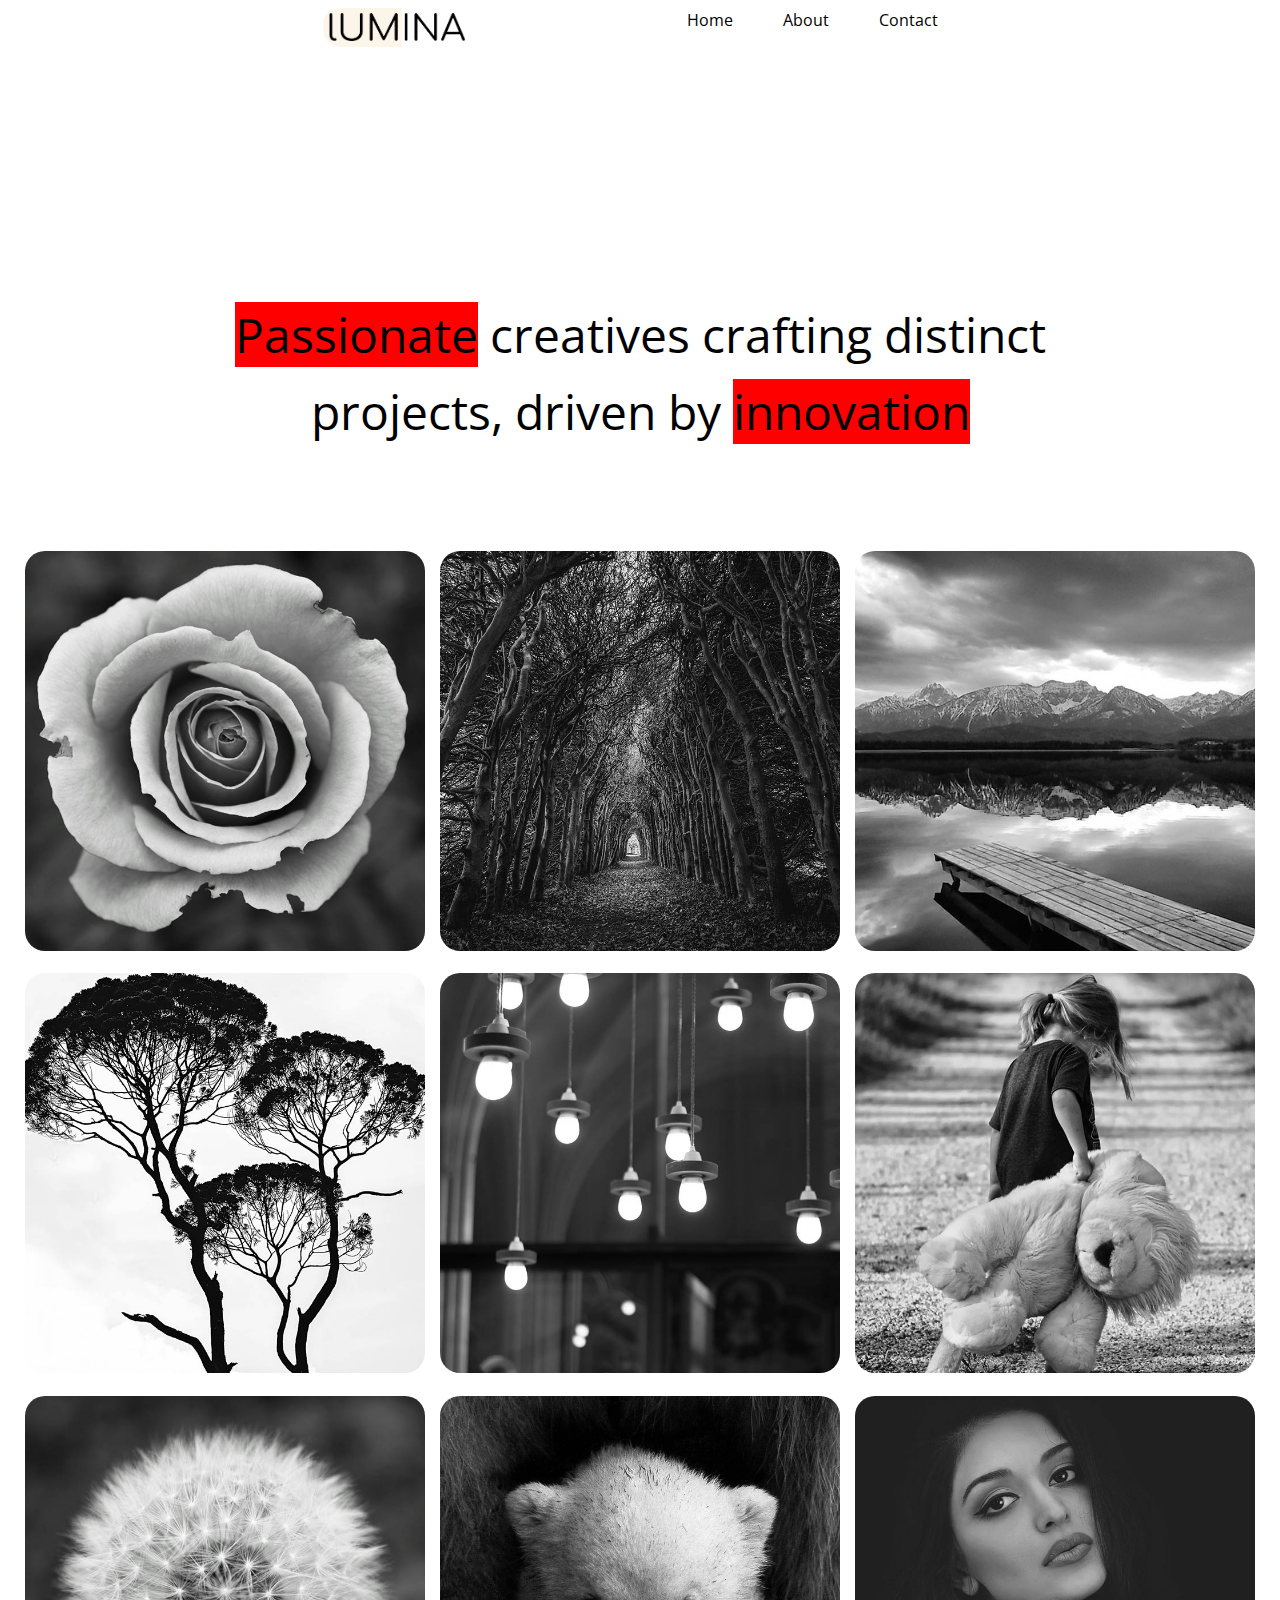
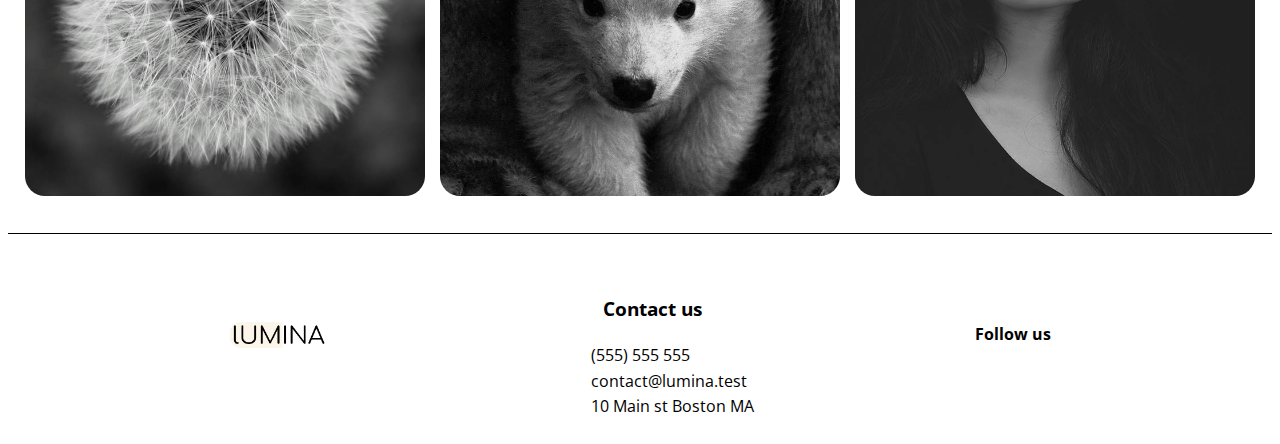
<file: index.html>
<!DOCTYPE html>
<html lang="en">
<head>
    <meta charset="UTF-8">
    <meta name="viewport" content="width=device-width, initial-scale=1.0">
    <link rel="preconnect" href="https://fonts.googleapis.com">
    <link rel="preconnect" href="https://fonts.gstatic.com" crossorigin>
    <link href="https://fonts.googleapis.com/css2?family=Open+Sans:ital,wght@0,300..800;1,300..800&display=swap" rel="stylesheet">
    <link rel="stylesheet" href="https://cdnjs.cloudflare.com/ajax/libs/font-awesome/6.6.0/css/all.min.css" integrity="sha512-Kc323vGBEqzTmouAECnVceyQqyqdsSiqLQISBL29aUW4U/M7pSPA/gEUZQqv1cwx4OnYxTxve5UMg5GT6L4JJg==" crossorigin="anonymous" referrerpolicy="no-referrer" />
    <link rel="icon" href="images/favicon.ico">
    <link rel="stylesheet" href="styles.css">
    <title>LUMINA Project</title>
</head>
<body>
   <header class="header">
    <img src="images/logo.png" alt="logo" class="logo">
    <div class="links-flex">
        <div class="anchor">
            <a href="index.html">Home</a>
        </div>
        <div class="anchor">
            <a href="about.html">About</a>
        </div>
        <div class="anchor">
            <a href="contact.html">Contact</a>
        </div>
    </div>
   </header>

   <section class="hero">
    <div class="text-section">
        <h2>
            <span>Passionate</span> creatives crafting
        distinct<br>projects, driven by <span>innovation</span>
        </h2>
    </div>
</section>

<section class="gallery">
    <div class="flex-gallery">
        <div class="gallery img-1">
            <a href="images/image1.jpg"></a>
            <img src="images/portfolio1.jpg" alt="portfolio1">
        </div>
        <div class="gallery img-1">
            <a href="images/image2.jpg"></a>
            <img src="images/portfolio2.jpg" alt="portfolio2">
        </div>
        <div class="gallery img-1">
            <a href="images/image3.jpg"></a>
            <img src="images/portfolio3.jpg" alt="portfolio3">
        </div>
        <div class="gallery img-1">
            <a href="images/image4.jpg"></a>
            <img src="images/portfolio4.jpg" alt="portfolio4">
        </div>
        <div class="gallery img-1">
            <a href="images/image5.jpg"></a>
            <img src="images/portfolio5.jpg" alt="portfolio5">
        </div>
        <div class="gallery img-1">
            <a href="images/image6.jpg"></a>
            <img src="images/portfolio6.jpg" alt="portfolio6">
        </div>
        <div class="gallery img-1">
            <a href="images/image7.jpg"></a>
            <img src="images/portfolio7.jpg" alt="portfolio7">
        </div>
        <div class="gallery img-1">
            <a href="images/image8.jpg"></a>
            <img src="images/portfolio8.jpg" alt="portfolio8">
        </div>
        <div class="gallery img-1">
            <a href="images/image9.jpg"></a>
            <img src="images/portfolio9.jpg" alt="portfolio9">
        </div>
    </div>
</section>

<footer class="footer">
    <img src="images/logo.png" alt="logo" class="footer-logo">
    <div>
        <h3>Contact us</h3>
        <ul>
            <li>(555) 555 555</li>
            <li>contact@lumina.test</li>
            <li>10 Main st Boston MA</li>
        </ul>
    </div>
    
    <div>
        <h4>Follow us</h4>
        <a href="#"><i class="fa-brands fa-facebook"></i></a>
        <a href="#"><i class="fa-brands fa-twitter"></i></a>
        <a href="#"><i class="fa-brands fa-instagram"></i></a>
        <a href="#"><i class="fa-brands fa-tumblr"></i></a>
    </div>
</footer>
</body>
</html>
</file>
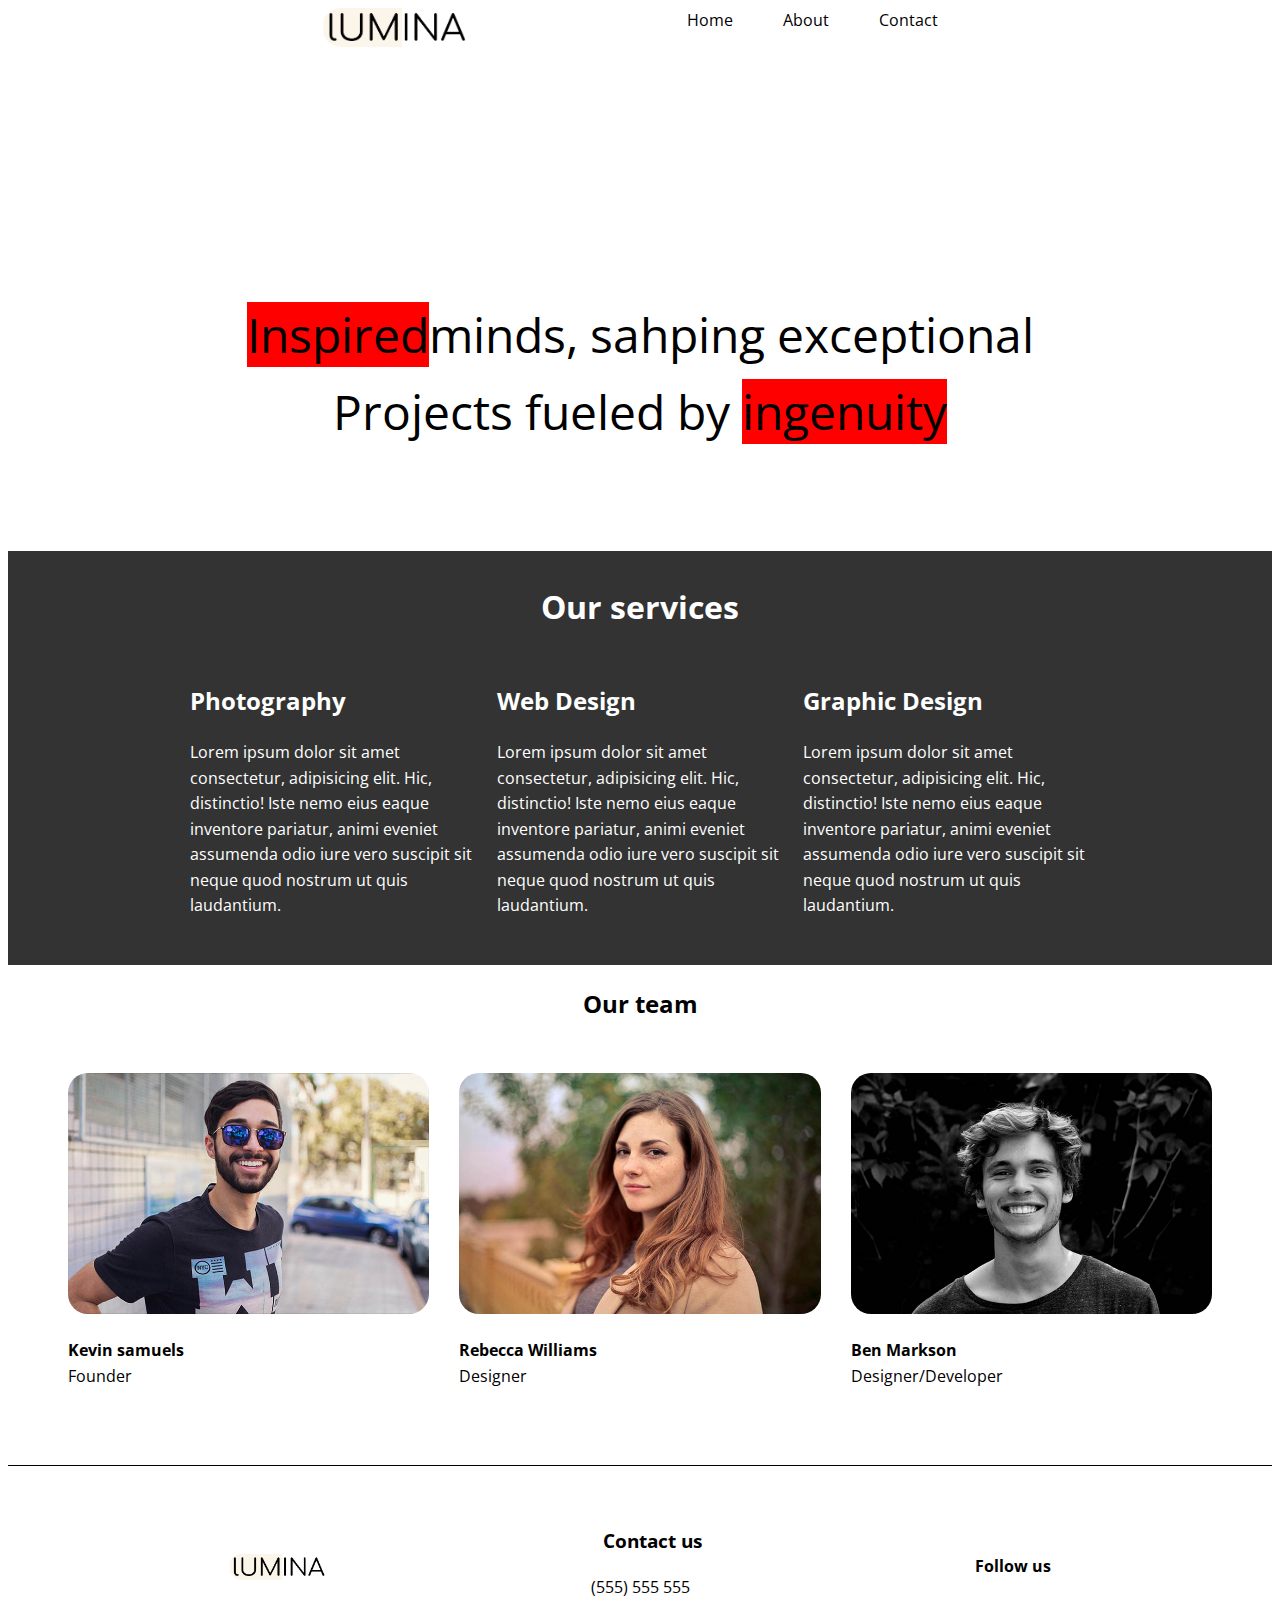
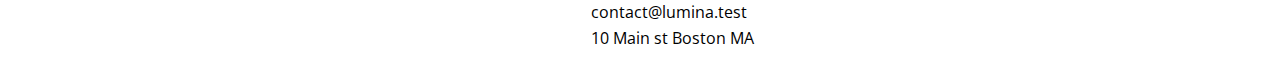
<file: about.html>
<!DOCTYPE html>
<html lang="en">
<head>
    <meta charset="UTF-8">
    <meta name="viewport" content="width=device-width, initial-scale=1.0">
    <link rel="preconnect" href="https://fonts.googleapis.com">
    <link rel="preconnect" href="https://fonts.gstatic.com" crossorigin>
    <link href="https://fonts.googleapis.com/css2?family=Open+Sans:ital,wght@0,300..800;1,300..800&display=swap" rel="stylesheet">
    <link rel="stylesheet" href="https://cdnjs.cloudflare.com/ajax/libs/font-awesome/6.6.0/css/all.min.css" integrity="sha512-Kc323vGBEqzTmouAECnVceyQqyqdsSiqLQISBL29aUW4U/M7pSPA/gEUZQqv1cwx4OnYxTxve5UMg5GT6L4JJg==" crossorigin="anonymous" referrerpolicy="no-referrer" />
    <link rel="icon" href="images/favicon.ico">
    <link rel="stylesheet" href="styles.css">
    <title>LUMINA Project</title>
</head>
<body>
   <header class="header">
    <img src="images/logo.png" alt="logo" class="logo">
    <div class="links-flex">
        <div class="anchor">
            <a href="index.html">Home</a>
        </div>
        <div class="anchor">
            <a href="about.html">About</a>
        </div>
        <div class="anchor">
            <a href="contact.html">Contact</a>
        </div>
    </div>
   </header>

   <section class="hero">
    <div class="text-section">
        <h2>
            <span>Inspired</span>minds, sahping exceptional
            <br>Projects  fueled by <span>ingenuity</span>
        </h2>
    </div>
</section>

<section class="services">
    <h1>Our services</h1>
    <div class="services-flex">
        <div class="content box-1">
            <h2>Photography</h2>
            <p>Lorem ipsum dolor sit amet consectetur, adipisicing elit. Hic, distinctio! Iste nemo eius eaque inventore pariatur, animi eveniet assumenda odio iure vero suscipit sit neque quod nostrum ut quis laudantium.</p>
        </div>
        <div class="content box-1">
            <h2>Web Design</h2>
            <p>Lorem ipsum dolor sit amet consectetur, adipisicing elit. Hic, distinctio! Iste nemo eius eaque inventore pariatur, animi eveniet assumenda odio iure vero suscipit sit neque quod nostrum ut quis laudantium.</p>
        </div>
        <div class="content box-1">
            <h2>Graphic Design</h2>
            <p>Lorem ipsum dolor sit amet consectetur, adipisicing elit. Hic, distinctio! Iste nemo eius eaque inventore pariatur, animi eveniet assumenda odio iure vero suscipit sit neque quod nostrum ut quis laudantium.</p>
        </div>
    </div>
</section>

<section class="team">
    <h2>Our team</h2>
    <div class="team-flex">
        <div class="card image1">
            <img src="images/team1.jpg" alt="team1">
            <p><strong>Kevin samuels</strong><br>Founder</p>
        </div>
        <div class="card image1">
            <img src="images/team2.jpg" alt="team2">
            <p><strong>Rebecca Williams</strong><br>Designer</p>
        </div>
        <div class="card image1">
            <img src="images/team3.jpg" alt="team3">
            <p><strong>Ben Markson</strong><br>Designer/Developer</p>
        </div>
    </div>
</section>


<footer class="footer">
    <img src="images/logo.png" alt="logo" class="footer-logo">
    <div>
        <h3>Contact us</h3>
        <ul>
            <li>(555) 555 555</li>
            <li>contact@lumina.test</li>
            <li>10 Main st Boston MA</li>
        </ul>
    </div>
    
    <div>
        <h4>Follow us</h4>
        <a href="#"><i class="fa-brands fa-facebook"></i></a>
        <a href="#"><i class="fa-brands fa-twitter"></i></a>
        <a href="#"><i class="fa-brands fa-instagram"></i></a>
        <a href="#"><i class="fa-brands fa-tumblr"></i></a>
    </div>
</footer>
</body>
</html>
</file>
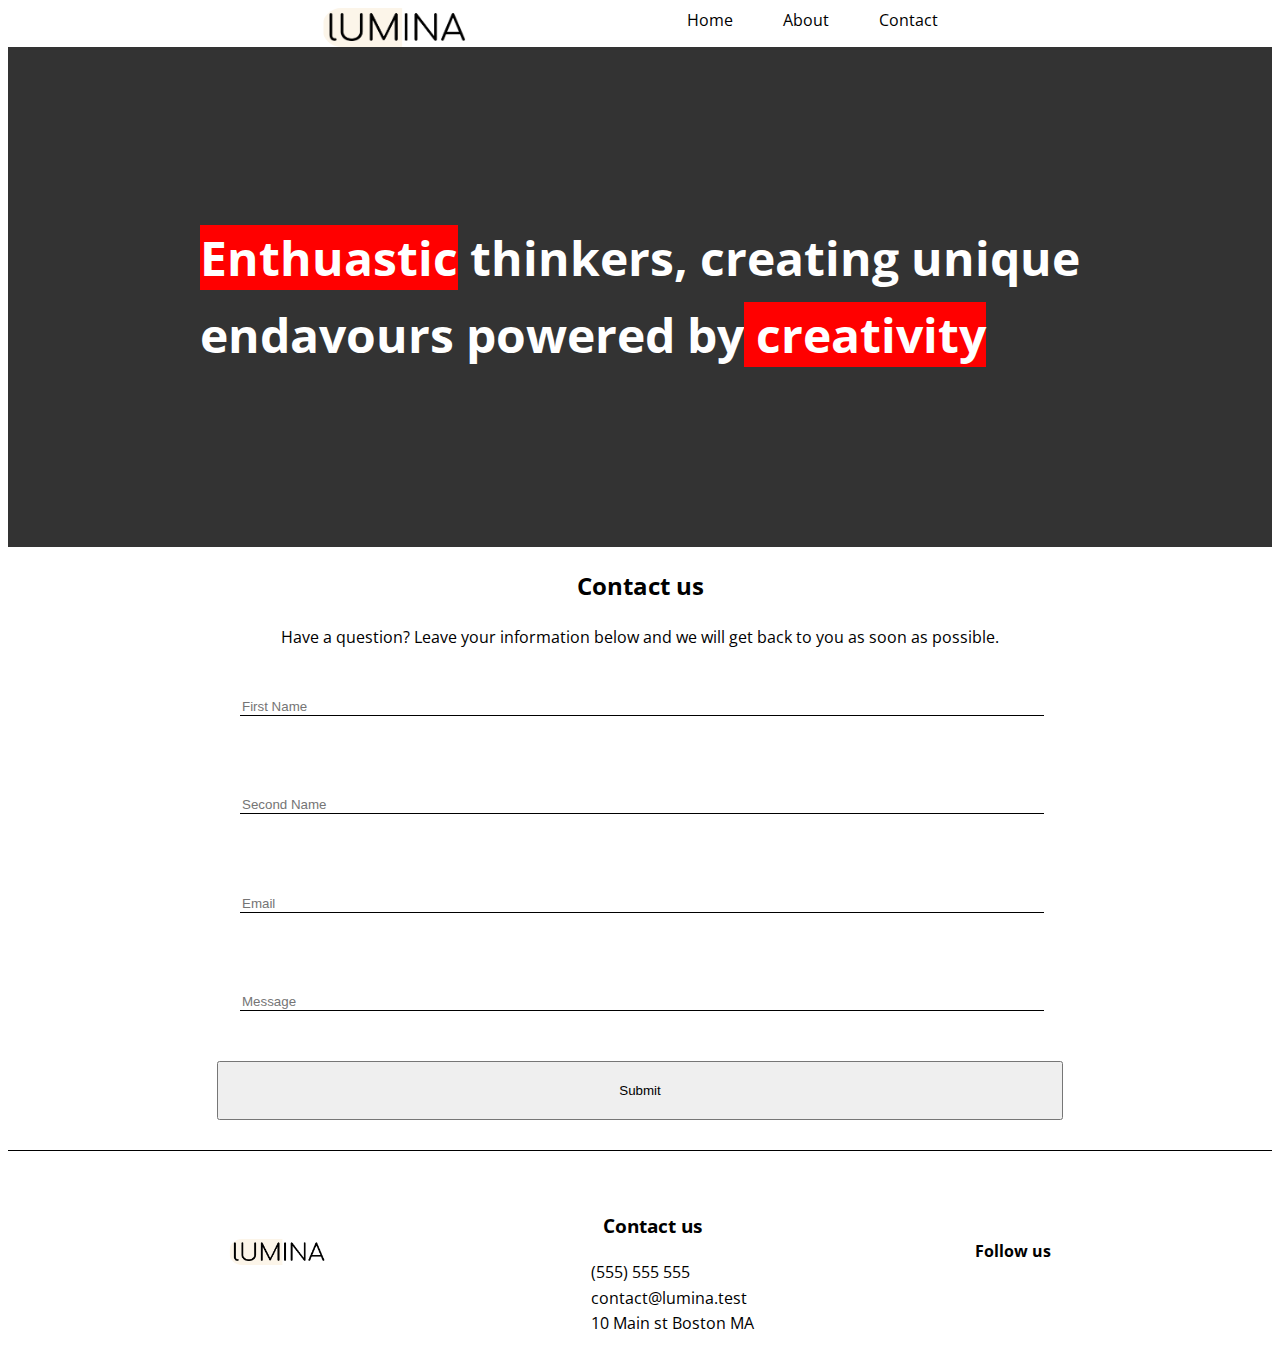
<file: contact.html>
<!DOCTYPE html>
<html lang="en">
<head>
    <meta charset="UTF-8">
    <meta name="viewport" content="width=device-width, initial-scale=1.0">
    <link rel="preconnect" href="https://fonts.googleapis.com">
    <link rel="preconnect" href="https://fonts.gstatic.com" crossorigin>
    <link href="https://fonts.googleapis.com/css2?family=Open+Sans:ital,wght@0,300..800;1,300..800&display=swap" rel="stylesheet">
    <link rel="stylesheet" href="https://cdnjs.cloudflare.com/ajax/libs/font-awesome/6.6.0/css/all.min.css" integrity="sha512-Kc323vGBEqzTmouAECnVceyQqyqdsSiqLQISBL29aUW4U/M7pSPA/gEUZQqv1cwx4OnYxTxve5UMg5GT6L4JJg==" crossorigin="anonymous" referrerpolicy="no-referrer" />
    <link rel="icon" href="images/favicon.ico">
    <link rel="stylesheet" href="styles.css">
    <title>LUMINA Project</title>
</head>
<body>
   <header class="header">
    <img src="images/logo.png" alt="logo" class="logo">
    <div class="links-flex">
        <div class="anchor">
            <a href="index.html">Home</a>
        </div>
        <div class="anchor">
            <a href="about.html">About</a>
        </div>
        <div class="anchor">
            <a href="contact.html">Contact</a>
        </div>
    </div>
   </header>

   <section class="hero-contact">
    <div class="text">
        <h2>
            <span>Enthuastic</span> thinkers, creating unique
            <br> endavours powered by<span> creativity</span>
        </h2>
    </div>
</section>

<section class="contact-container">
    <h2>Contact us</h2>
    <p>Have a question? Leave your information below and we will get back to you as soon as possible.</p>
    <form>
        <div class="form-group">
            <div>
                <label></label><br>
                <input type="text" id="text" placeholder="First Name">
            </div>
            <div>
                <label></label><br>
                <input type="text" id="text" placeholder="Second Name">
            </div>
            <div>
                <label></label><br>
                <input type="email" class="email" id="email" placeholder="Email">
            </div>
            <div>
                <label></label><br>
                <input type="text" class="Message" id="text" placeholder="Message">
            </div>
        </div>
    </form>
    <div class="btn">
        <button>Submit</button>
    </div>
</section>




<footer class="footer">
    <img src="images/logo.png" alt="logo" class="footer-logo">
    <div>
        <h3>Contact us</h3>
        <ul>
            <li>(555) 555 555</li>
            <li>contact@lumina.test</li>
            <li>10 Main st Boston MA</li>
        </ul>
    </div>
    
    <div>
        <h4>Follow us</h4>
        <a href="#"><i class="fa-brands fa-facebook"></i></a>
        <a href="#"><i class="fa-brands fa-twitter"></i></a>
        <a href="#"><i class="fa-brands fa-instagram"></i></a>
        <a href="#"><i class="fa-brands fa-tumblr"></i></a>
    </div>
</footer>
</body>
</html>
</file>
<file: styles.css>
*/{
    margin: 0;
    padding: 0;
    box-sizing: border-box;
}

html,body{
    font-family: 'open sans',sans-serif;
    font-size: 16px;
    line-height: 1.6;
}

a{
    text-decoration: none;
}

ul{
    list-style: none;
}

img{
    width:100% ;
    border-radius: 20px;
}

.header{
    display: flex;
    justify-content: space-evenly;
    margin: 0 120px;

    .logo{
        width: 150px;
        
    }

    .links-flex{
        display: flex;
        gap: 10px;
    }

    .links-flex .anchor a{
        color: black;
        padding: 20px;
    }

    .anchor a:hover{
        background-color: red;
    }
}

.hero{
    .text-section{
        display: flex;
        justify-content: center;
        align-items: center;
       margin-top: 150px;
       padding: 60px 40px;
    }
     .text-section h2{
        font-size: 3rem ;
        font-weight: normal;
        text-align: center;
       }

       .text-section h2 span{
        background-color: red;
       }
}

.gallery{
    .flex-gallery{
        display: flex;
        justify-content: center;
        align-items: center;
        flex-wrap: wrap;
        gap: 15px;
    }

    .flex-gallery .gallery{
        width: 400px;
        border-radius: 20px;
       
    }

    .gallery img-1{
        border-radius: 20px;
        box-shadow: 16 16 16 #333;
    }

    .flex-gallery .gallery img-1:hover{
        opacity: 0,9;
        cursor: pointer;
    }
}

.footer{
    display: flex;
    justify-content: space-evenly;
    align-items: center;
    border-top: 1px solid;
    margin-top: 30px;

    .footer-logo{
        width: 100px;
    }

    div h3{
        text-align: center;
        margin-top: 60px;
    }

    div i{


    }

    div a:hover{
        color: red;
    }
}

.services{
    background-color: #333;
    color: white;
   
    

    h1{
        text-align: center;
        margin: 0 auto;
        padding-top: 30px;
       
        
        
      
    }


    

    .services-flex{
        display: flex;
        justify-content: center;
        align-items: center;
        margin: 0 auto;
        gap: 20px;
        padding: 30px 50px;
        width: 900px;
       
        
    }

      .content{
        float: 1;
    }
}

.team{
    h2{
        text-align: center;
    }
    .team-flex{
        display: flex;
        gap: 10px;
        padding: 20px 50px;
    }

    .card{
        margin: 10px;
    }
}

.hero-contact{
    display: flex;
    justify-content: center;
    align-items: center;
    background-color: #333;
    color: white;
    min-height: 500px;

    .text{
        font-size: 2rem;
    }
    span{
        background-color: red;
    }

    
}

.contact-container{
    h2 {
        text-align: center;
    }
    p{
        text-align: center;
    }

    .form-group{
        display: flex;
        flex-direction: column;
        align-items: center;
        
       
    }

    div{
     
        min-width: 800px;
    }
    
    input{
        width: 100%;
        border: none;
        border-bottom: 1px solid;
        margin-bottom: 50px;
    }
}

.btn{
    display: flex;
    justify-content: center;
    background-color: white;
    
}

button{
    padding: 20px 400px;
    
}
button:hover{
    background-color: black;
    color: white;

    

  

 
    
}

@media(max-width:768px){
    .header{
        display: flex;
        flex-direction: column;
       
    }
    .hero{
        display: flex;
        flex-direction: column;
    }
    .gallery{
        display: flex;
        flex-direction: column;
    }
    .footer{
        display: flex;
        flex-direction: column;
    }
    .services{
        display: flex;
        flex-direction: column;
    }

    .services-flex{
        display: flex;
        flex-direction: column;  
        justify-content: center;
        align-items: center;
      max-width: 300px;
    }

    .team{
        display: flex;
        flex-direction: column;
    }
    .team-flex{
        display: flex;
        flex-direction: column;
        margin: 20px 50px;
    }
    .hero-contact{
        margin-top: 20px;
    }
     .footer h3{
        margin-top: 60px;
    }
}
</file>
